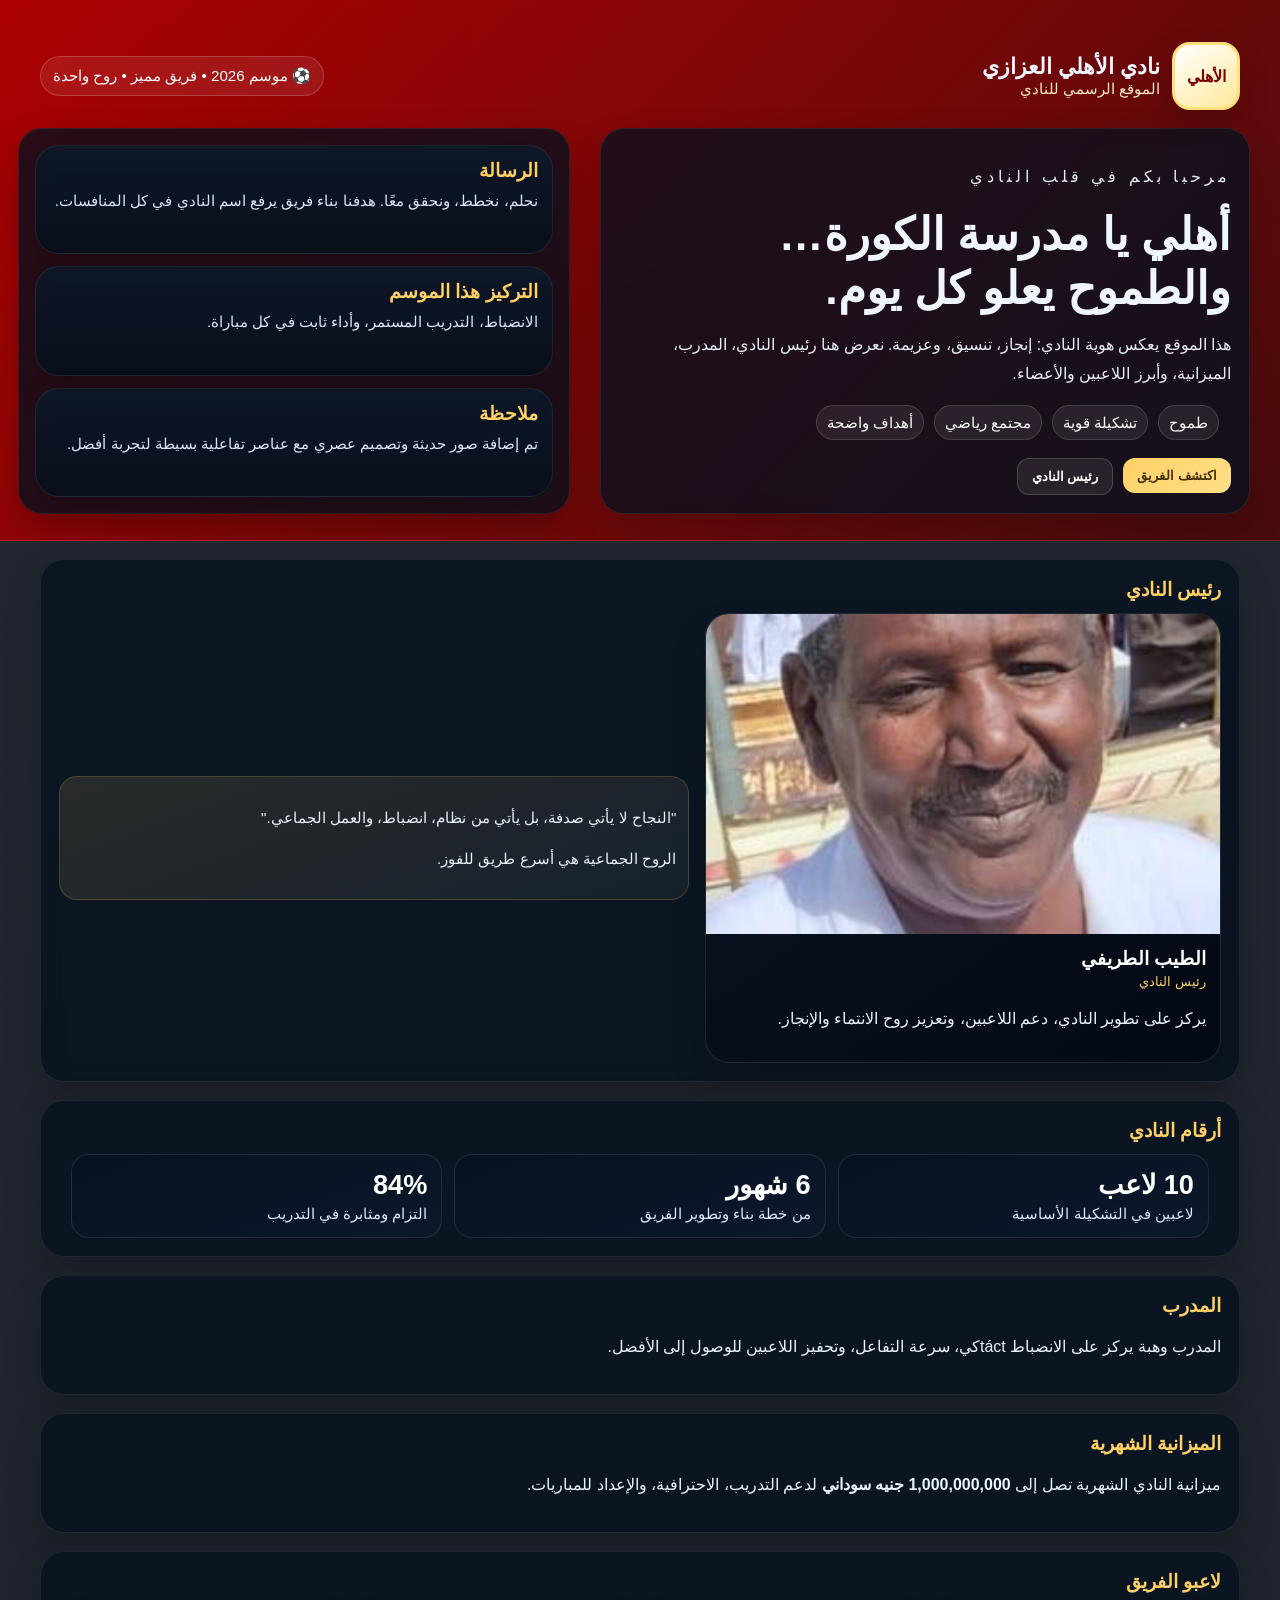
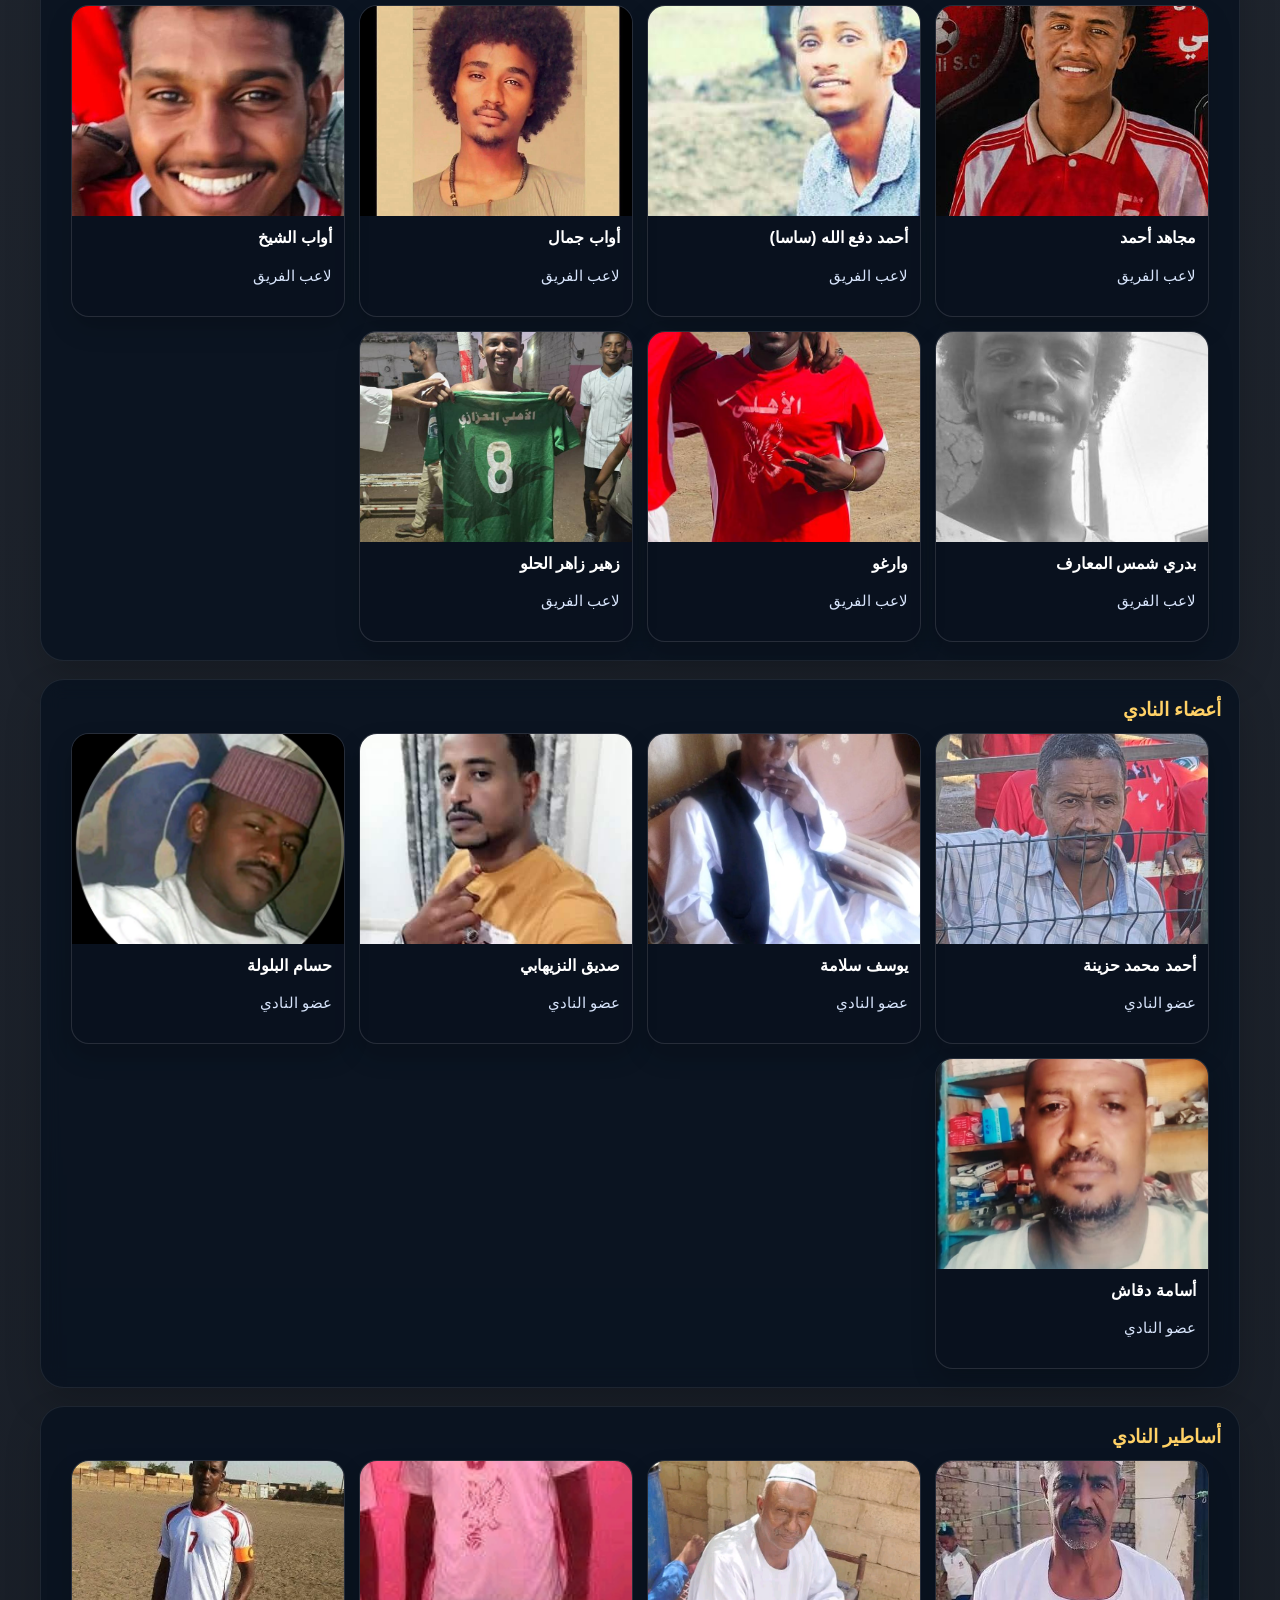
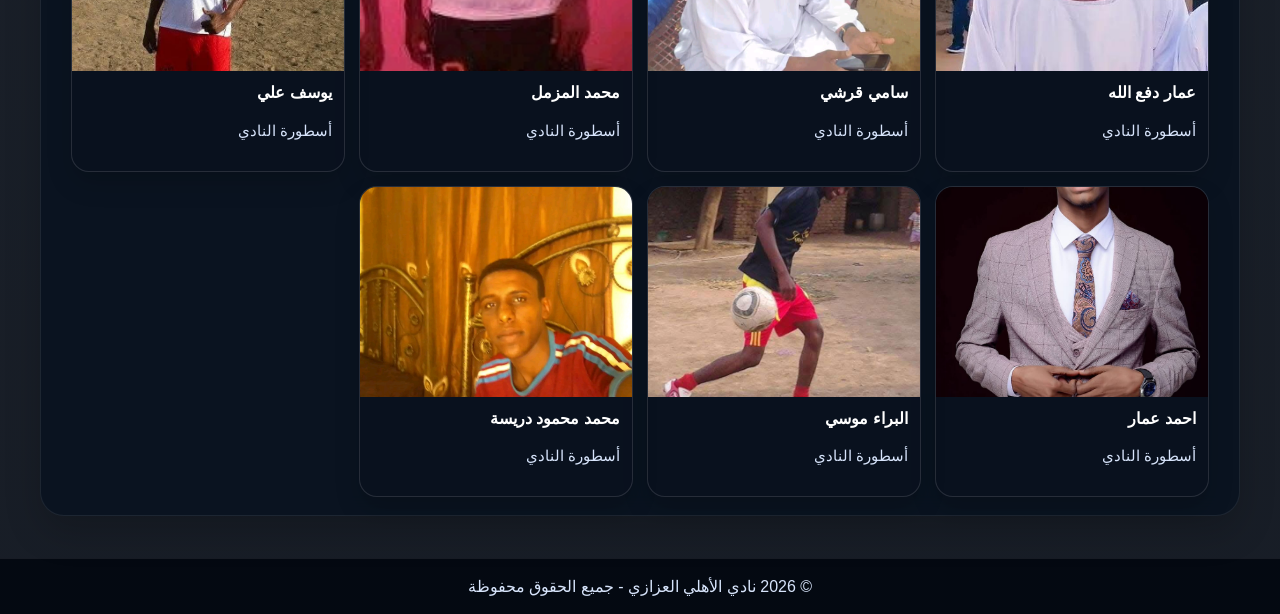
<file: index.html>
<!DOCTYPE html>
<html lang="ar" dir="rtl">
<head>
  <meta charset="UTF-8" />
  <meta name="viewport" content="width=device-width, initial-scale=1.0" />
  <title>نادي الأهلي العزازي</title>
  <link rel="stylesheet" href="styles.css" />
</head>
<body>
  <header>
    <div class="topbar">
      <div class="brand">
        <div class="logo">الأهلي</div>
        <div>
          <h1>نادي الأهلي العزازي</h1>
          <p>الموقع الرسمي للنادي</p>
        </div>
      </div>
      <div class="badge">⚽ موسم 2026 • فريق مميز • روح واحدة</div>
    </div>

    <div class="hero">
      <section class="hero-card hero-copy">
        <p class="eyebrow">مرحبا بكم في قلب النادي</p>
        <h2>أهلي يا مدرسة الكورة… والطموح يعلو كل يوم.</h2>
        <p>
          هذا الموقع يعكس هوية النادي: إنجاز، تنسيق، وعزيمة. نعرض هنا رئيس النادي، المدرب، الميزانية، وأبرز اللاعبين والأعضاء.
        </p>
        <div class="chip-row">
          <span class="chip">طموح</span>
          <span class="chip">تشكيلة قوية</span>
          <span class="chip">مجتمع رياضي</span>
          <span class="chip">أهداف واضحة</span>
        </div>
        <div class="cta-row">
          <div class="dropdown">
            <button id="discoverBtn" class="primary-btn" type="button" aria-expanded="false" aria-controls="discoverMenu">اكتشف الفريق</button>
            <div id="discoverMenu" class="dropdown-menu">
              <a href="about-team.html">About the team</a>
              <a href="about-therapy.html">About the therapy</a>
              <a href="contact.html">Contact</a>
            </div>
          </div>
          <button class="ghost-btn" type="button" onclick="document.getElementById('president').scrollIntoView({behavior:'smooth'});">رئيس النادي</button>
        </div>
      </section>

      <aside class="hero-card highlight-panel">
        <article class="mini-card">
          <h3>الرسالة</h3>
          <p>نحلم، نخطط، ونحقق معًا. هدفنا بناء فريق يرفع اسم النادي في كل المنافسات.</p>
        </article>
        <article class="mini-card">
          <h3>التركيز هذا الموسم</h3>
          <p>الانضباط، التدريب المستمر، وأداء ثابت في كل مباراة.</p>
        </article>
        <article class="mini-card">
          <h3>ملاحظة</h3>
          <p>تم إضافة صور حديثة وتصميم عصري مع عناصر تفاعلية بسيطة لتجربة أفضل.</p>
        </article>
      </aside>
    </div>
  </header>

  <main class="container">
    <section class="section" id="president">
      <h2>رئيس النادي</h2>
      <div class="president-grid">
        <article class="president-card">
          <img src="altiyb altrifi.jpeg" alt="صورة رئيس النادي" />
          <div class="president-caption">
            <h3>الطيب الطريفي</h3>
            <small>رئيس النادي</small>
            <p>يركز على تطوير النادي، دعم اللاعبين، وتعزيز روح الانتماء والإنجاز.</p>
          </div>
        </article>
        <article class="quote-box">
          <p class="muted">"النجاح لا يأتي صدفة، بل يأتي من نظام، انضباط، والعمل الجماعي."</p>
          <p id="quote-text" class="muted">الروح الجماعية هي أسرع طريق للفوز.</p>
        </article>
      </div>
    </section>

    <section class="section">
      <h2>أرقام النادي</h2>
      <div class="stats-grid">
        <article class="stat-card">
          <span class="value" data-target="12" data-suffix=" لاعب">0 لاعب</span>
          <span>لاعبين في التشكيلة الأساسية</span>
        </article>
        <article class="stat-card">
          <span class="value" data-target="8" data-suffix=" شهور">0 شهور</span>
          <span>من خطة بناء وتطوير الفريق</span>
        </article>
        <article class="stat-card">
          <span class="value" data-target="100" data-suffix="%">0%</span>
          <span>التزام ومثابرة في التدريب</span>
        </article>
      </div>
    </section>

    <section class="section">
      <h2>المدرب</h2>
      <p>المدرب وهبة يركز على الانضباط táctكي، سرعة التفاعل، وتحفيز اللاعبين للوصول إلى الأفضل.</p>
    </section>

    <section class="section">
      <h2>الميزانية الشهرية</h2>
      <p>ميزانية النادي الشهرية تصل إلى <strong>1,000,000,000 جنيه سوداني</strong> لدعم التدريب، الاحترافية، والإعداد للمباريات.</p>
    </section>

    <section class="section">
      <h2>لاعبو الفريق</h2>
      <div class="cards">
        <article class="card"><img src="mogahid.jpeg" alt="مجاهد أحمد" /><div class="card-content"><h3>مجاهد أحمد</h3><p>لاعب الفريق</p></div></article>
        <article class="card"><img src="ahmed dafala.jpeg" alt="أحمد دفع الله" /><div class="card-content"><h3>أحمد دفع الله (ساسا)</h3><p>لاعب الفريق</p></div></article>
        <article class="card"><img src="wab.jpeg" alt="أواب جمال" /><div class="card-content"><h3>أواب جمال</h3><p>لاعب الفريق</p></div></article>
        <article class="card"><img src="awab alshik.jpeg" alt="أواب الشيخ" /><div class="card-content"><h3>أواب الشيخ</h3><p>لاعب الفريق</p></div></article>
        <article class="card"><img src="badri.jpeg" alt="بدري شمس المعارف" /><div class="card-content"><h3>بدري شمس المعارف</h3><p>لاعب الفريق</p></div></article>
        <article class="card"><img src="wargo.jpeg" alt="وارغو" /><div class="card-content"><h3>وارغو</h3><p>لاعب الفريق</p></div></article>
        <article class="card"><img src="zuhir zahir .jpeg" alt="زهير زاهر الحلو" /><div class="card-content"><h3>زهير زاهر الحلو</h3><p>لاعب الفريق</p></div></article>
      </div>
    </section>

    <section class="section">
      <h2>أعضاء النادي</h2>
      <div class="cards">
        <article class="card"><img src="ahmed mohammed.jpeg" alt="أحمد محمد حزينة" /><div class="card-content"><h3>أحمد محمد حزينة</h3><p>عضو النادي</p></div></article>
        <article class="card"><img src="yousif salama.jpeg" alt="يوسف سلامة" /><div class="card-content"><h3>يوسف سلامة</h3><p>عضو النادي</p></div></article>
        <article class="card"><img src="sideg.jpeg" alt="صديق النزيهابي" /><div class="card-content"><h3>صديق النزيهابي</h3><p>عضو النادي</p></div></article> 
        <article class="card"><img src="husam alblola.jpeg" alt="حسام البلولة" /><div class="card-content"><h3>حسام البلولة</h3><p>عضو النادي</p></div></article>
        <article class="card"><img src="osama dagash.jpeg" alt="أسامة دقاش" /><div class="card-content"><h3>أسامة دقاش</h3><p>عضو النادي</p></div></article>
      </div>
    </section>

    <section class="section">
      <h2>أساطير النادي</h2>
      <div class="cards">
        <article class="card"><img src="amarr dafala.jpeg" alt="عمار دفع الله" /><div class="card-content"><h3>عمار دفع الله</h3><p>أسطورة النادي</p></div></article>
        <article class="card"><img src="samiiii gorshi.jpeg" alt="سامي قرشي" /><div class="card-content"><h3>سامي قرشي</h3><p>أسطورة النادي</p></div></article>
        <article class="card"><img src="mohammed almuzail.jpeg" alt="محمد المزمل" /><div class="card-content"><h3>محمد المزمل</h3><p>أسطورة النادي</p></div></article>
        <article class="card"><img src="yousif ali.jpeg" alt="يوسف علي" /><div class="card-content"><h3>يوسف علي</h3><p>أسطورة النادي</p></div></article>
        <article class="card"><img src="ahmed amar.jpeg" alt="احمد عمار" /><div class="card-content"><h3>احمد عمار</h3><p>أسطورة النادي</p></div></article>
        <article class="card"><img src="albra musa.jpeg" alt="البراء موسي" /><div class="card-content"><h3>البراء موسي</h3><p>أسطورة النادي</p></div></article>
        <article class="card"><img src="mohammed mahmoud.jpeg" alt="محمد محمود دريسة" /><div class="card-content"><h3>محمد محمود دريسة</h3><p>أسطورة النادي</p></div></article>
      </div>
    </section>
  </main>

  <footer>© <span id="year"></span> نادي الأهلي العزازي - جميع الحقوق محفوظة</footer>

  <script src="script.js"></script>
</body>
</html>
</file>
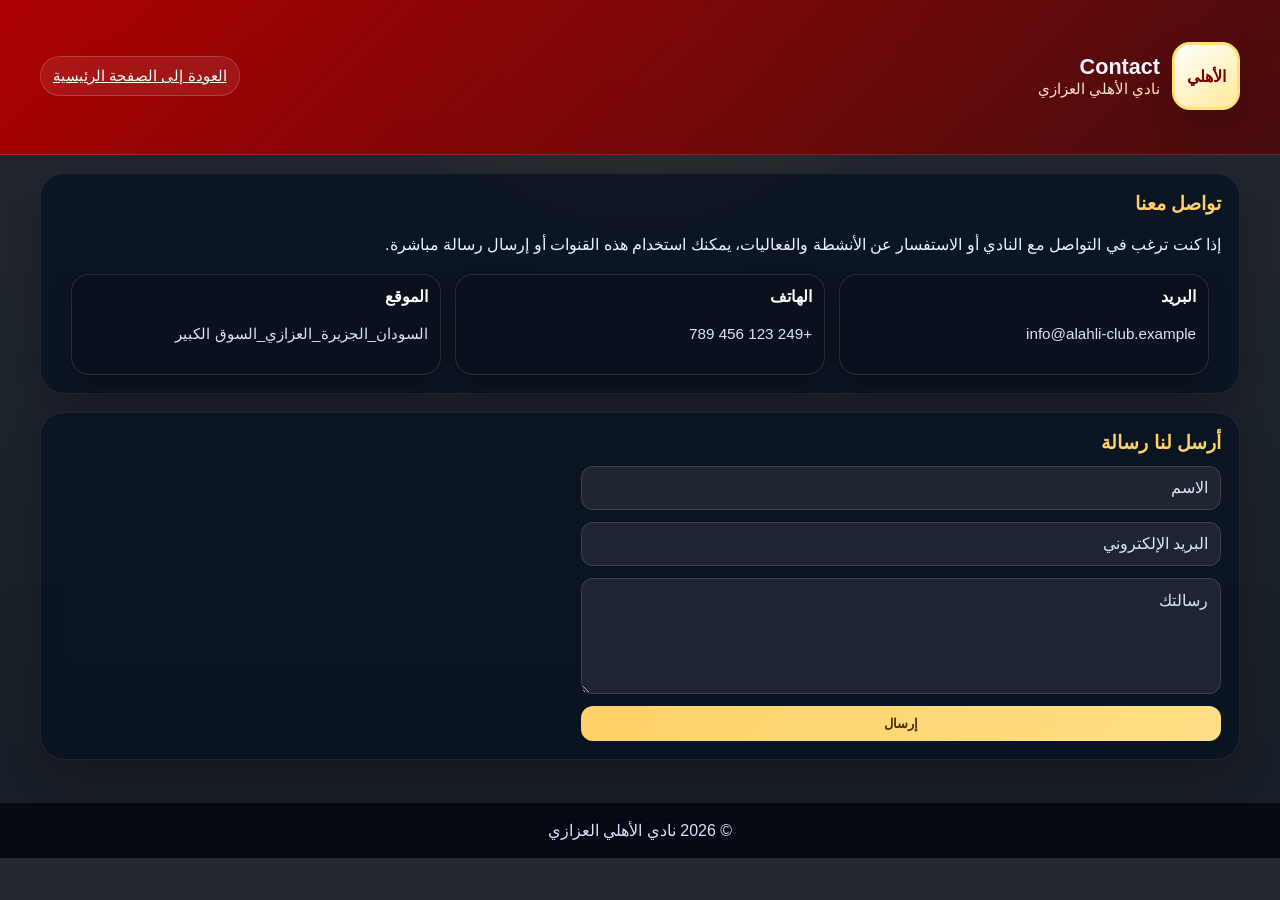
<file: contact.html>
<!DOCTYPE html>
<html lang="en" dir="rtl">
<head>
  <meta charset="UTF-8" />
  <meta name="viewport" content="width=device-width, initial-scale=1.0" />
  <title>Contact</title>
  <link rel="stylesheet" href="styles.css" />
</head>
<body>
  <header>
    <div class="topbar">
      <div class="brand">
        <div class="logo">الأهلي</div>
        <div>
          <h1>Contact</h1>
          <p>نادي الأهلي العزازي</p>
        </div>
      </div>
      <a class="badge" href="index.html">العودة إلى الصفحة الرئيسية</a>
    </div>
  </header>

  <main class="container">
    <section class="section">
      <h2>تواصل معنا</h2>
      <p>إذا كنت ترغب في التواصل مع النادي أو الاستفسار عن الأنشطة والفعاليات، يمكنك استخدام هذه القنوات أو إرسال رسالة مباشرة.</p>

      <div class="cards">
        <article class="card">
          <div class="card-content">
            <h3>البريد</h3>
            <p>info@alahli-club.example</p>
          </div>
        </article>
        <article class="card">
          <div class="card-content">
            <h3>الهاتف</h3>
            <p>+249 123 456 789</p>
          </div>
        </article>
        <article class="card">
          <div class="card-content">
            <h3>الموقع</h3>
            <p>السودان_الجزيرة_العزازي_السوق الكبير</p>
          </div>
        </article>
      </div>
    </section>

    <section class="section">
      <h2>أرسل لنا رسالة</h2>
      <form class="contact-form">
        <input type="text" class="contact-input" placeholder="الاسم" />
        <input type="email" class="contact-input" placeholder="البريد الإلكتروني" />
        <textarea rows="5" class="contact-input contact-textarea" placeholder="رسالتك"></textarea>
        <button class="primary-btn" type="button">إرسال</button>
      </form>
    </section>
  </main>

  <footer>© <span id="year"></span> نادي الأهلي العزازي</footer>
  <script src="script.js"></script>
</body>
</html>
</file>
<file: styles.css>
:root {
  --bg: #07111f;
  --panel: rgba(7, 17, 31, 0.78);
  --panel-soft: rgba(13, 26, 45, 0.9);
  --line: rgba(255, 255, 255, 0.08);
  --gold: #ffd166;
  --green: #4ade80;
  --red: #ff4d67;
  --text: #eff6ff;
}

* { box-sizing: border-box; }

html { scroll-behavior: smooth; }

body {
  margin: 0;
  font-family: Tahoma, Arial, sans-serif;
  color: var(--text);
  background:
    linear-gradient(180deg, rgba(4, 10, 20, 0.88), rgba(4, 10, 20, 0.92)),
    url('https://images.unsplash.com/photo-1517466787929-bc90951d0974?auto=format&fit=crop&w=1600&q=80') center/cover fixed no-repeat;
}

body::before {
  content: "";
  position: fixed;
  inset: 0;
  background: radial-gradient(circle at top, rgba(255, 212, 90, 0.08), transparent 28%);
  pointer-events: none;
}

img { display: block; width: 100%; }

header {
  position: relative;
  overflow: hidden;
  padding: 42px 18px 26px;
  background: linear-gradient(135deg, rgba(179, 0, 0, 0.96), rgba(76, 9, 9, 0.88));
  border-bottom: 1px solid rgba(255, 255, 255, 0.12);
}

header::after {
  content: "";
  position: absolute;
  inset: 0;
  background: linear-gradient(120deg, transparent 15%, rgba(255,255,255,0.08) 50%, transparent 85%);
  transform: translateX(-100%);
  animation: shine 7s linear infinite;
}

@keyframes shine {
  to { transform: translateX(100%); }
}

.topbar, .container, .hero-copy, .chip-row, .stats-grid, .cards {
  width: min(1200px, calc(100% - 24px));
  margin-inline: auto;
}

.topbar {
  display: flex;
  align-items: center;
  justify-content: space-between;
  gap: 14px;
  margin-bottom: 18px;
}

.brand {
  display: flex;
  align-items: center;
  gap: 12px;
}

.logo {
  width: 68px;
  height: 68px;
  border-radius: 18px;
  display: grid;
  place-items: center;
  font-weight: 800;
  color: #7a0000;
  background: linear-gradient(145deg, #fff, #ffe99b);
  border: 3px solid #ffe07a;
  box-shadow: 0 12px 30px rgba(0, 0, 0, 0.18);
}

.brand h1, .brand p { margin: 0; }

.brand h1 { font-size: 1.35rem; }

.brand p { color: #ffe9c2; font-size: 0.95rem; }

.badge {
  display: inline-flex;
  align-items: center;
  gap: 8px;
  padding: 10px 12px;
  border: 1px solid rgba(255,255,255,0.18);
  border-radius: 999px;
  background: rgba(255,255,255,0.08);
  color: #fff;
  font-size: 0.95rem;
}

.hero {
  display: grid;
  grid-template-columns: 1.1fr 0.9fr;
  gap: 18px;
  align-items: stretch;
}

.hero-card, .section, .mini-card {
  background: var(--panel);
  border: 1px solid var(--line);
  border-radius: 24px;
  box-shadow: 0 16px 36px rgba(0, 0, 0, 0.18);
  -webkit-backdrop-filter: blur(10px);
  backdrop-filter: blur(10px);
}

.hero-card { padding: 18px; }

.eyebrow { color: var(--gold); text-transform: uppercase; letter-spacing: 4px; font-size: .82rem; }

.hero-copy h2 {
  font-size: clamp(1.8rem, 6vw, 2.8rem);
  margin: 8px 0 10px;
  line-height: 1.2;
}

.hero-copy p { color: #e7eef8; line-height: 1.8; font-size: 1rem; }

.chip-row { display: flex; flex-wrap: wrap; gap: 10px; margin-top: 14px; }

.chip {
  border-radius: 999px;
  padding: 8px 10px;
  background: rgba(255,255,255,0.08);
  border: 1px solid rgba(255,255,255,0.14);
  color: #fff;
  font-size: 0.92rem;
}

.cta-row { display: flex; flex-wrap: wrap; gap: 10px; margin-top: 18px; }

button, .ghost-btn {
  border: 0;
  border-radius: 12px;
  padding: 10px 14px;
  cursor: pointer;
  font-weight: 700;
  transition: transform 0.18s ease, opacity 0.18s ease;
}

button:hover, .ghost-btn:hover { transform: translateY(-2px); }

.primary-btn {
  background: linear-gradient(135deg, var(--gold), #ffdf87);
  color: #432f00;
}

.ghost-btn {
  background: rgba(255,255,255,0.08);
  color: #fff;
  border: 1px solid rgba(255,255,255,0.16);
}

.highlight-panel {
  padding: 16px;
  display: grid;
  gap: 12px;
}

.highlight-panel .mini-card {
  padding: 14px;
  background: linear-gradient(180deg, rgba(15, 24, 41, 0.92), rgba(9, 15, 27, 0.98));
}

.highlight-panel h3 { color: var(--gold); margin: 0 0 6px; }

.highlight-panel p { color: #dbe7f7; line-height: 1.65; margin: 0; font-size: .95rem; }

.container { padding: 18px 0 42px; display: grid; gap: 18px; }

.section { padding: 18px; }

.section h2 { margin: 0 0 12px; color: var(--gold); font-size: 1.2rem; }

.section p { color: #ebf2ff; line-height: 1.7; }

.president-grid {
  display: grid;
  grid-template-columns: 0.9fr 1.1fr;
  gap: 16px;
  align-items: center;
}

.president-card {
  border-radius: 24px;
  overflow: hidden;
  border: 1px solid rgba(255,255,255,0.1);
  background: linear-gradient(145deg, rgba(12, 22, 39, 0.95), rgba(4, 10, 20, 0.98));
  box-shadow: 0 20px 35px rgba(0, 0, 0, 0.18);
}

.president-card img {
  width: 100%;
  height: 320px;
  object-fit: cover;
}

.president-caption { padding: 14px; }

.president-caption h3 { margin: 0 0 4px; color: #fff; }

.president-caption small { color: #ffd166; display: block; margin-bottom: 8px; }

.stats-grid {
  display: grid;
  grid-template-columns: repeat(3, 1fr);
  gap: 12px;
}

.stat-card {
  padding: 14px;
  border-radius: 18px;
  border: 1px solid rgba(255,255,255,0.1);
  background: linear-gradient(160deg, rgba(8, 17, 32, 0.96), rgba(11, 26, 44, 0.95));
}

.stat-card .value {
  display: block;
  color: #fff;
  font-size: 1.7rem;
  font-weight: 800;
  margin-bottom: 4px;
}

.stat-card span:last-child { color: #d9e7ff; font-size: .95rem; }

.cards {
  display: grid;
  grid-template-columns: repeat(auto-fit, minmax(220px, 1fr));
  gap: 14px;
}

.card {
  border-radius: 18px;
  overflow: hidden;
  border: 1px solid rgba(255,255,255,0.12);
  background: rgba(10, 18, 32, 0.92);
  box-shadow: 0 12px 24px rgba(0, 0, 0, 0.18);
  transition: transform 0.2s ease, box-shadow 0.2s ease;
}

.card:hover { transform: translateY(-6px); box-shadow: 0 18px 32px rgba(0, 0, 0, 0.24); }

.card img { height: 210px; object-fit: cover; }

.card-content { padding: 12px; }

.card-content h3 { margin: 0 0 4px; color: #fff; font-size: 1.02rem; }

.card-content p, .muted { color: #d7e4fb; font-size: 0.95rem; }

.quote-box {
  border-radius: 18px;
  padding: 12px;
  background: linear-gradient(160deg, rgba(255, 209, 102, 0.12), rgba(255,255,255,0.05));
  border: 1px solid rgba(255, 209, 102, 0.18);
}

footer {
  text-align: center;
  padding: 18px;
  color: #d7e4fb;
  background: rgba(4, 9, 17, 0.96);
  border-top: 1px solid rgba(255,255,255,0.08);
}

.dropdown { position: relative; display: inline-block; }

.dropdown:focus-within .dropdown-menu {
  display: grid;
}

.dropdown-menu {
  position: absolute;
  bottom: calc(100% + 8px);
  right: 0;
  min-width: 220px;
  display: none;
  gap: 6px;
  padding: 8px;
  border-radius: 14px;
  background: rgba(7, 17, 31, 0.98);
  border: 1px solid rgba(255,255,255,0.12);
  box-shadow: 0 16px 32px rgba(0, 0, 0, 0.26);
  z-index: 30;
}

.dropdown-menu.open {
  display: grid;
}

.dropdown-menu a {
  color: #fff;
  text-decoration: none;
  padding: 10px 12px;
  border-radius: 10px;
  background: rgba(255,255,255,0.06);
  transition: background 0.18s ease, transform 0.18s ease;
}

.dropdown-menu a:hover {
  background: rgba(255, 209, 102, 0.16);
  transform: translateX(-2px);
}

.contact-form {
  display: grid;
  gap: 12px;
  max-width: 640px;
}

.contact-input {
  padding: 12px;
  border-radius: 12px;
  border: 1px solid rgba(255,255,255,0.12);
  background: rgba(255,255,255,0.08);
  color: #fff;
  font: inherit;
}

.contact-input::placeholder { color: #dbe7f7; }

.contact-textarea { resize: vertical; }

@media (max-width: 980px) {
  .hero, .president-grid { grid-template-columns: 1fr; }
}

@media (max-width: 720px) {
  .topbar { flex-direction: column; align-items: flex-start; }
  .stats-grid { grid-template-columns: 1fr; }
  .badge { width: 100%; justify-content: center; }
}
</file>
